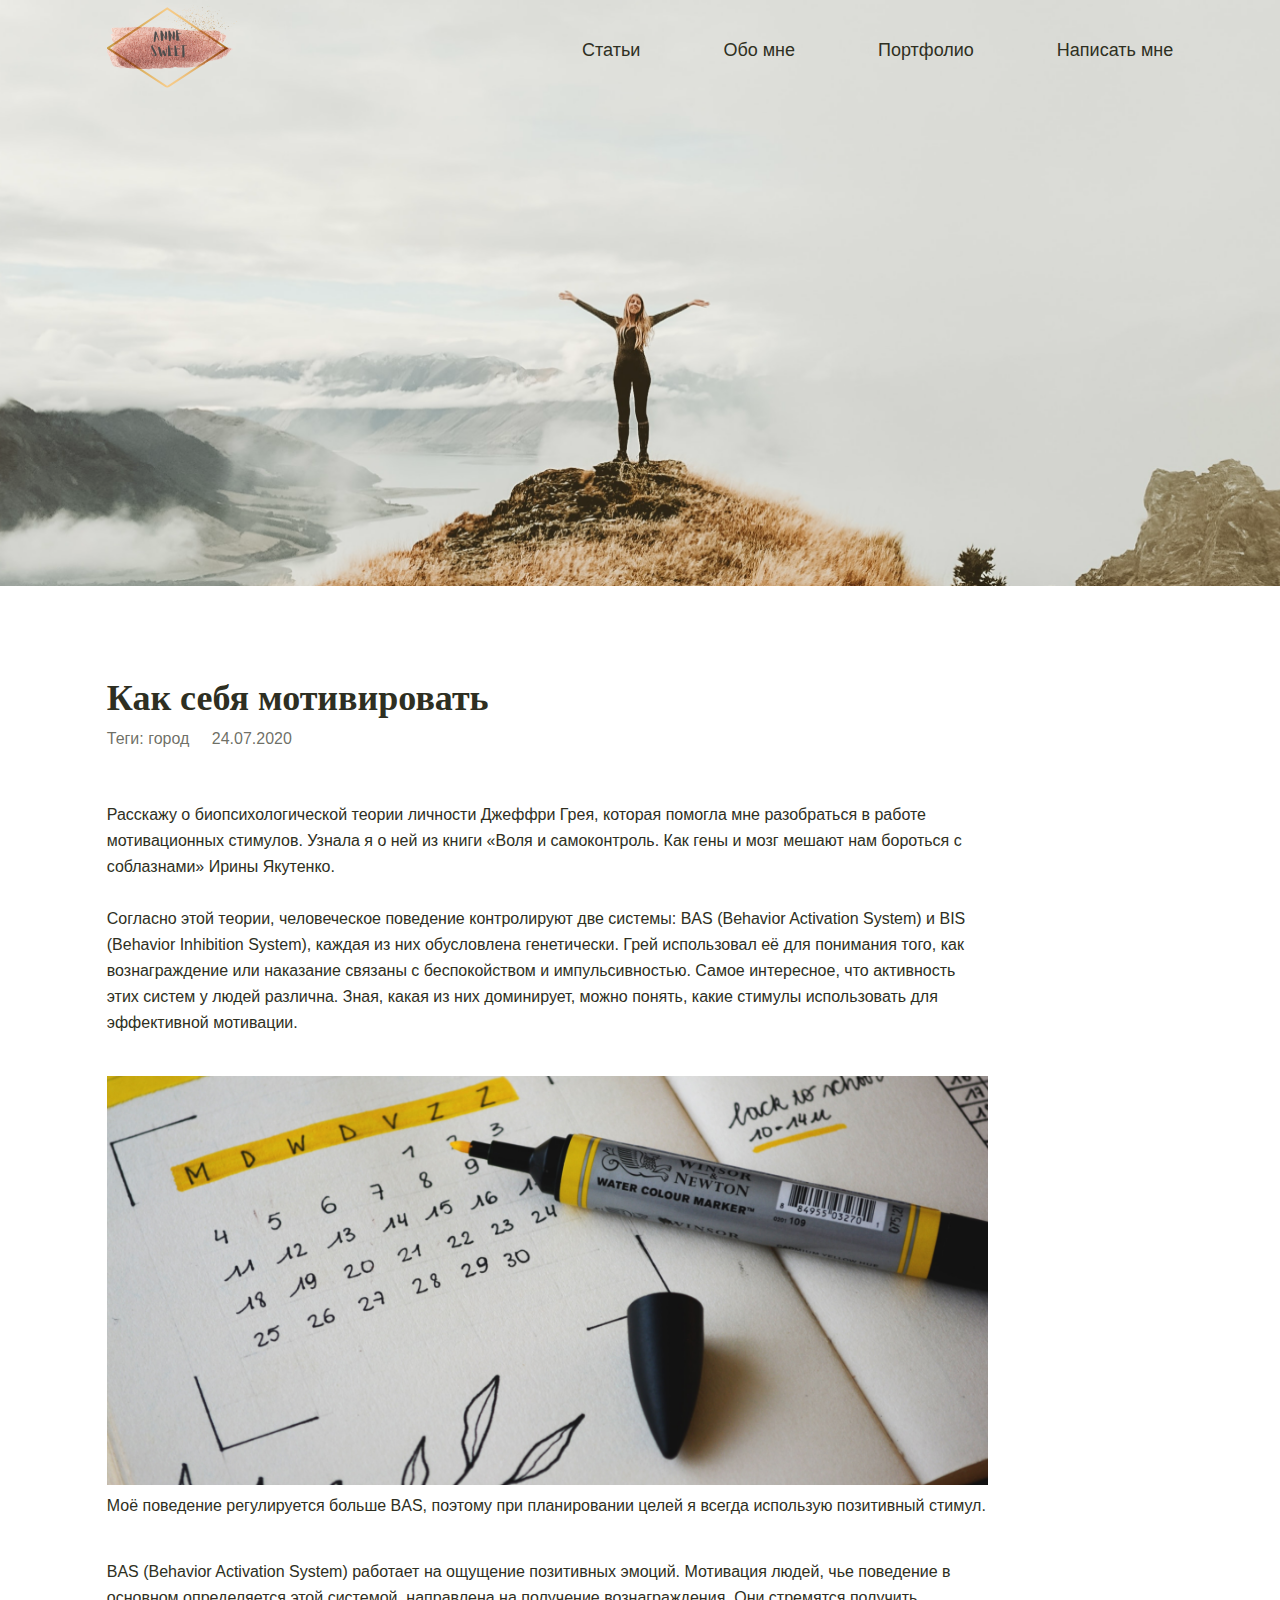
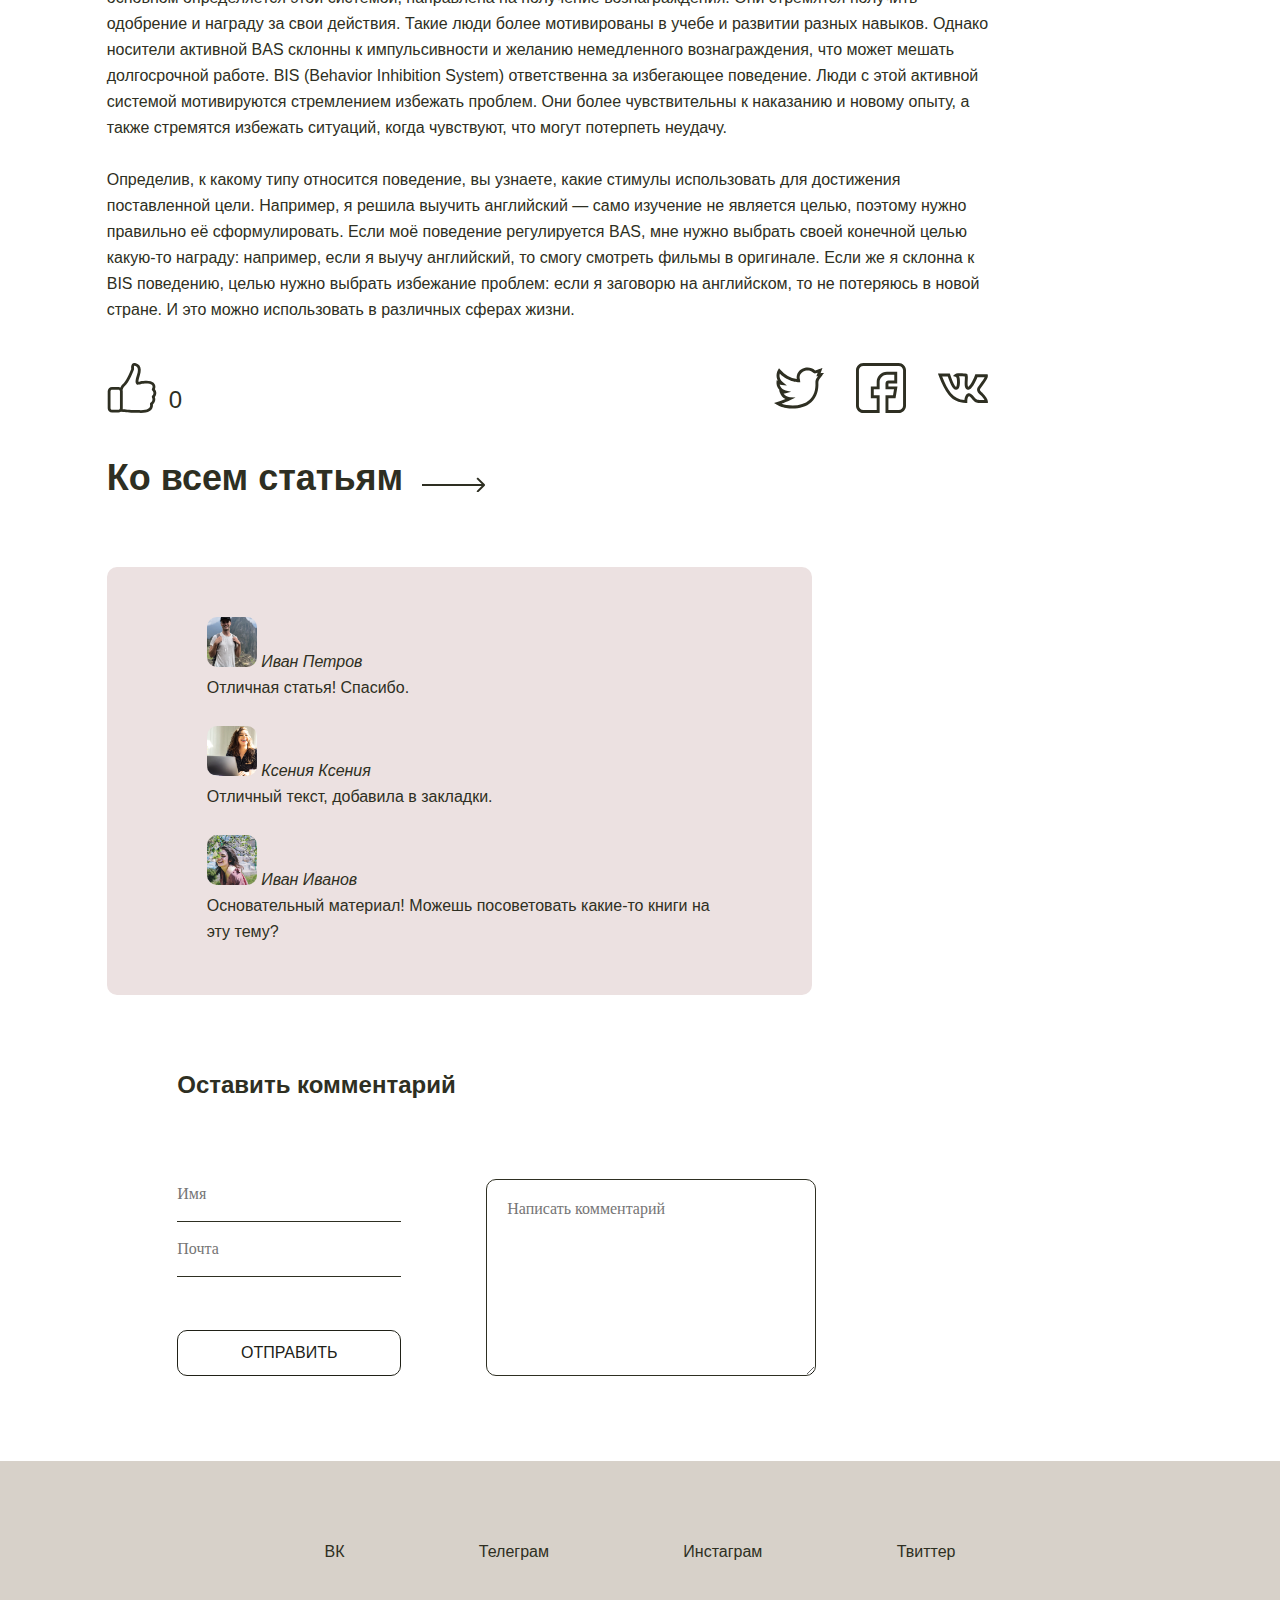
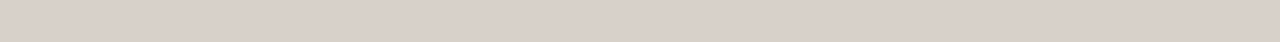
<file: second-page.html>
<!DOCTYPE html>
<html lang="en">
  <head>
    <meta charset="UTF-8" />
    <meta name="viewport" content="width=device-width, initial-scale=1.0" />
    <title>Как себ мотивировать</title>
    <link rel="stylesheet" href="style.css" />
  </head>
  <body>
    <header class="second-header">
      <nav>
        <div class="header-logo">
          <a href="index.html#"><img src="img/logo.svg" alt="" /></a>
        </div>
        <ul class="header-nav">
          <li><a href="index.html#articles">Статьи</a></li>
          <li><a href="index.html#about">Обо мне</a></li>
          <li><a href="index.html#portfolio">Портфолио</a></li>
          <li><a href="index.html#writeme">Написать мне</a></li>
        </ul>
      </nav>
    </header>
    <main class="second-main">
      <article>
        <h1>Как себя мотивировать</h1>
        <div class="article-tag">
          <span
            >Теги:
            <a href="#">город</a>
          </span>
          <time datetime="2020-07-24"> 24.07.2020</time>
        </div>
        <p>
          Расскажу о биопсихологической теории личности Джеффри Грея, которая
          помогла мне разобраться в работе мотивационных стимулов. Узнала я о
          ней из книги «Воля и самоконтроль. Как гены и мозг мешают нам бороться
          с соблазнами» Ирины Якутенко.
        </p>
        <br />
        <p>
          Согласно этой теории, человеческое поведение контролируют две системы:
          BAS (Behavior Activation System) и BIS (Behavior Inhibition System),
          каждая из них обусловлена генетически. Грей использовал её для
          понимания того, как вознаграждение или наказание связаны с
          беспокойством и импульсивностью. Самое интересное, что активность этих
          систем у людей различна. Зная, какая из них доминирует, можно понять,
          какие стимулы использовать для эффективной мотивации.
        </p>

        <figure>
          <img src="./img/marker.png" alt="" srcset="" />
          <figcaption>
            Моё поведение регулируется больше BAS, поэтому при планировании
            целей я всегда использую позитивный стимул.
          </figcaption>
        </figure>
        <p>
          BAS (Behavior Activation System) работает на ощущение позитивных
          эмоций. Мотивация людей, чье поведение в основном определяется этой
          системой, направлена на получение вознаграждения. Они стремятся
          получить одобрение и награду за свои действия. Такие люди более
          мотивированы в учебе и развитии разных навыков. Однако носители
          активной BAS склонны к импульсивности и желанию немедленного
          вознаграждения, что может мешать долгосрочной работе. BIS (Behavior
          Inhibition System) ответственна за избегающее поведение. Люди с этой
          активной системой мотивируются стремлением избежать проблем. Они более
          чувствительны к наказанию и новому опыту, а также стремятся избежать
          ситуаций, когда чувствуют, что могут потерпеть неудачу.
        </p>
        <br />
        <p>
          Определив, к какому типу относится поведение, вы узнаете, какие
          стимулы использовать для достижения поставленной цели. Например, я
          решила выучить английский — само изучение не является целью, поэтому
          нужно правильно её сформулировать. Если моё поведение регулируется
          BAS, мне нужно выбрать своей конечной целью какую-то награду:
          например, если я выучу английский, то смогу смотреть фильмы в
          оригинале. Если же я склонна к BIS поведению, целью нужно выбрать
          избежание проблем: если я заговорю на английском, то не потеряюсь в
          новой стране. И это можно использовать в различных сферах жизни.
        </p>
        <div class="social-media">
          <span class="like"></span>
          <span class="like-count">0</span>

          <a href="#" class="twitter"></a>
          <a href="#" class="facebook"></a>
          <a href="#" class="vkontakte"></a>
        </div>

        <a class="back-allarticles" href="index.html#articles"
          >Ко всем статьям</a
        >
        <section class="comment-block">
          <section class="comment-list">
            <ul class="comment-all">
              <li class="comment">
                <blockquote>
                  <img src="img/comment1.png" alt="" />
                  <cite>Иван Петров</cite>
                  <p>Отличная статья! Спасибо.</p>
                </blockquote>
              </li>
              <li class="comment">
                <blockquote>
                  <img src="img/comment2.png" alt="" />
                  <cite>Ксения Ксения</cite>
                  <p>Отличный текст, добавила в закладки.</p>
                </blockquote>
              </li>
              <li class="comment">
                <blockquote>
                  <img src="img/comment3.png" alt="" />
                  <cite>Иван Иванов</cite>
                  <p>
                    Основательный материал! Можешь посоветовать какие-то книги
                    на эту тему?
                  </p>
                </blockquote>
              </li>
            </ul>
          </section>
          <section class="comment-send">
            <h2>Оставить комментарий</h2>
            <form class="comment-form">
              <div class="comment-message">
                <label for="msg"></label>
                <textarea
                  class="comment-field"
                  id="msg"
                  placeholder="Написать комментарий"
                ></textarea>
              </div>
              <div class="comment-contact">
                <label for="name"></label>
                <input type="text" id="name" placeholder="Имя" />

                <label for="email"></label>
                <input type="email" id="email" placeholder="Почта" />

                <button class="submit-button" type="submit">Отправить</button>
              </div>
            </form>
          </section>
        </section>
      </article>
    </main>
    <footer>
      <nav>
        <ul class="footer-nav">
          <li><a href="#">ВК</a></li>
          <li><a href="#">Телеграм</a></li>
          <li><a href="#">Инстаграм</a></li>
          <li><a href="#">Твиттер</a></li>
        </ul>
      </nav>
    </footer>
    <script src="script.js"></script>
  </body>
</html>
</file>
<file: style.css>
* {
  margin: 0;
  padding: 0;
  border: 0;
}
html,
body {
  height: 100%;
  font-family: "Open Sans", sans-serif;
  font-style: normal;
  font-weight: normal;
  font-size: 16px;
  line-height: 26px;
  /* or 162% */

  color: #2e2f22;
}
body {
  max-width: 1440px;
  margin-left: auto;
  margin-right: auto;
  background-color: #ffffff;
}
header {
  height: 581px;

  background-repeat: no-repeat;
  background-position: center;
  background-size: cover;
  padding-top: 5px;
}
header.first-header {
  background-image: url(img/girl.jpg);
}
header.second-header {
  background-image: url(img/hello-girl.png);
}
nav,
main {
  display: flex;
  margin: 0 8.34%;
  /* justify-content: center; */
}
nav {
  align-items: center;
}
.header-logo {
  flex-grow: 1;
  width: 100%;
}
ul > li {
  list-style-type: none;
}

ul.header-nav {
  display: flex;
  /* flex-wrap: wrap; */
  padding: 0;
}
ul.header-nav li {
  margin-right: 83px;
  white-space: nowrap;
}
ul.header-nav li:last-child {
  margin-right: 0;
}
ul.header-nav a {
  font-family: "Open Sans", sans-serif;
  font-size: 18px;
  line-height: 25px;
  text-decoration: none;
  color: #2e2f22;
}
ul.header-nav a:hover,
.footer-nav a:hover {
  text-shadow: 0px 4px 4px rgba(0, 0, 0, 0.25);
}

header,
main > article > section {
  margin-bottom: 85px;
}

.header {
  display: flex;
  justify-content: space-between;
  flex-wrap: wrap;
  margin-bottom: 49px;
}

h1 {
  font-family: "Spectral SC", serif;
  font-weight: 700;
  font-size: 36px;
  line-height: 55px;
  white-space: nowrap;
}
.combobox {
  align-self: center;
}
.select-tag {
  width: 203px;
  height: 46px;
  border-radius: 10px;
  background: url(img/Polygon\ 1.svg) 90% / 9% no-repeat #d7d1c9;
  padding: 12px 0px 12px 20px;
  font-size: 16px;
  line-height: 22px;
  color: #2e2f22;
  appearance: none;
}
.preview-articles {
  display: flex;
  flex-wrap: wrap;
  justify-content: space-between;
}
.preview-articles .card {
  /*  max-height: 80px; */
  display: flex;
  flex-direction: column;
  flex: 1 1 30%;
  /* width: 30%; */
}
.card:hover {
  transform: translateY(-0.5%);
  box-shadow: 0 4rem 8rem rgba(229, 229, 229, 0.2);
}

.card:nth-child(2) {
  margin: 0 20px 0 20px;
}
.card:last-child {
  margin-left: 20px;
}
.card-small {
  margin-bottom: 62px;
}
.card-small > .card-img {
  /* width: 387px;*/

  height: 268px;
  width: 100%;
  object-fit: cover;
  margin-bottom: 27px;
  border-radius: 10px;
}
.card-big {
  position: relative;
}

.card-big > .card-img {
  /* width: 387px;*/

  height: 552px;
  width: 100%;
  object-fit: cover;
  border-radius: 10px;
}

.card-big > .card-content {
  position: absolute;
  left: 82px;

  top: 359px;
  bottom: 61px;
  margin-right: 80px;
}

.card-content > h2 {
  font-family: "SpectralSC-Bold";
  font-style: normal;
  font-weight: bold;
  font-size: 18px;
  line-height: 27px;
  color: #2e2f22;
  margin-bottom: 8px;
}
.card-big p,
.card-big h2,
.card-big .card-tag,
.card-big .card-tag a {
  color: white;
}
.card-text {
  margin-bottom: 12px;
}
.card-tag {
  display: flex;
  justify-content: space-between;
}
.card-tag > time {
  align-self: flex-end;
}
.card-tag,
a,
a:visited,
.article-tag {
  color: rgba(46, 47, 34, 0.7);
  text-decoration: none;
}

.button {
  display: block;
  width: 224px;
  height: 46px;
  border: 1px solid #202117;
  color: #202117;
  box-sizing: border-box;
  border-radius: 10px;
  text-transform: uppercase;
  text-align: center;
  line-height: 22px;
  padding-top: 12px;
  margin: 0 auto;
  margin-top: 104px;
}

.button:hover {
  background-color: rgb(215, 209, 201, 0.3);
}
#about h1,
#portfolio h1,
#writeme h1 {
  text-align: center;
  margin-bottom: 49px;
}
.about > article {
  display: flex;
  flex-direction: column;
}
.about-content {
  display: flex;
  /* flex-wrap: wrap; */
  justify-content: space-between;
}
.left {
  margin-right: 20px;
}

.left img {
  height: 693px;
  object-fit: cover;
}
.right {
  align-self: center;
}

.right p {
  padding-left: 20px;
  margin-bottom: 98px;
}
.right p > a {
  text-decoration-line: underline;
  color: #2e2f22;
}
.right blockquote {
  font-family: Open Sans;
  font-style: italic;
  font-weight: normal;
  font-size: 30px;
  line-height: 40px;
  padding-left: 20px;
  border-left: 3px solid #d7d1c9;
}
.cards-portfolio {
  display: flex;
  justify-content: space-between;
}
.cards-portfolio > .preview {
  height: 525px;
  width: 100%;
}
.cards-portfolio > img {
  filter: blur(20px);
  object-fit: cover;
}
.cards-portfolio > .preview:nth-child(1) {
  background: url(img/htmlacademy.png) no-repeat;
}
.cards-portfolio > .preview:nth-child(2) {
  background: url(img/kiss.png) no-repeat;
  margin-left: 20px;
  margin-right: 20px;
  color: white;
}
.cards-portfolio > .preview:nth-child(3) {
  background: url(img/pen.png) no-repeat;
}
.content-preview {
  margin-top: 140px;
  text-align: center;
}
.preview:nth-child(1) .content-preview {
  margin-left: 51px;
  margin-right: 51px;
}
.preview:nth-child(2) .content-preview {
  margin-left: 25px;
  margin-right: 25px;
}
.preview:nth-child(3) .content-preview {
  margin-left: 18px;
  margin-right: 18px;
}
.content-preview h2 {
  font-family: Spectral SC;
  font-style: normal;
  font-weight: bold;
  font-size: 20px;
  line-height: 30px;
  padding-bottom: 44px;
}
.content-preview h3 {
  font-family: Spectral SC;
  font-style: normal;
  font-weight: bold;
  font-size: 18px;
  line-height: 28px;
  padding-bottom: 17px;
}
.content-preview p {
  font-family: Open Sans;
  font-style: normal;
  font-weight: normal;
  font-size: 16px;
  line-height: 26px;
}

.submit-button {
  width: 224px;
  height: 46px;
  text-transform: uppercase;
  border: 1px solid #202117;
  color: #202117;
  box-sizing: border-box;
  border-radius: 10px;
  background: transparent;
  font-size: 16px;
  line-height: 22px;
  align-self: center;
  margin-top: 20px;
  margin-bottom: 62px;
}
label {
  font-family: Spectral SC;
  font-style: normal;
  font-weight: bold;
  font-size: 18px;
  line-height: 28px;
  color: #2e2f22;
  margin-bottom: 12px;
}
#writeme {
  display: flex;
}
#writeme > article {
  margin: 0 auto;
}
.form-writeme {
  display: flex;
  flex-direction: column;
  /* margin: 0 7.04%; */
  /* display: flex;
  flex-wrap: wrap; */
  background: url(img/flower-back.png) no-repeat center;
  object-fit: cover;
  border-radius: 10px;
  width: 996px;
}
.form-content {
  display: flex;
  flex-wrap: wrap;
  justify-content: space-between;
  /* flex-direction: column; */
  padding: 52px 81px 0 81px;
}
.form-content li {
  flex-basis: 40%;
  /* flex-grow: 1; */
  display: flex;
  flex-direction: column;
}
.form-content li:nth-child(1),
.form-content li:nth-child(2) {
  flex-grow: 1;
  /* margin-right: 20px; */
}
/* .form-contact {
  display: flex;
  flex-wrap: nowrap;
  justify-content: space-between;
} */
.form-content li:nth-child(1) {
  margin-right: 10px;
  margin-bottom: 10px;
}
.form-content li:nth-child(2) {
  margin-left: 10px;
  margin-bottom: 10px;
}
.form-content li:nth-child(3) {
  flex-grow: 1;
  margin-top: 10px;
}
.form-content input,
.form-content textarea {
  background: rgba(255, 255, 255, 0.4);
  border: 1px solid #000000;
  box-sizing: border-box;
  border-radius: 10px;
  font-family: Open Sans;
  font-style: normal;
  font-weight: normal;
  font-size: 16px;
  line-height: 22px;

  color: #202117;
  opacity: 0.7;
  padding-left: 20px;
  padding-top: 20px;
  padding-bottom: 20px;
}
.form-content textarea {
  height: 293px;
  padding-bottom: 0;
}
input:invalid,
textarea:invalid {
  color: red;
}
footer {
  height: 181px;
  background: #d7d1c9;
}
footer > nav {
  margin: 0 auto;
  width: 631px;
  height: 100%;
}
.footer-nav {
  display: flex;
  padding: 0;
  justify-content: space-between;
  align-items: center;
  flex-wrap: wrap;
  width: 100%;
}
.footer-nav a {
  color: #2e2f22;
}
main.second-main {
  margin-right: 22.8%;
}
.article-tag {
  margin-bottom: 50px;
}
.article-tag > span {
  padding-right: 18px;
}
.second-main figure,
.social-media {
  margin: 40px 0;
}
figure img {
  object-fit: cover;
  width: 100%;
}
.social-media {
  display: flex;
  flex-wrap: wrap;
}

.like {
  background: url(img/like\ 1.svg) no-repeat center;
  width: 50px;
  height: 50px;
  margin-right: 12px;
}
.like-count {
  font-size: 24px;

  color: #2e2f22;
  align-self: flex-end;
  flex-grow: 1;
}
.twitter {
  background: url(img/twitter.svg) no-repeat center;
  width: 50px;
  height: 50px;
  align-self: flex-end;
}
.facebook {
  background: url(img/facebook.svg) no-repeat center;
  width: 50px;
  height: 50px;
  padding: 0 32px;
}
.vkontakte {
  background: url(img/vk.svg) no-repeat center;
  width: 50px;
  height: 50px;
}
.back-allarticles {
  font-weight: bold;
  font-size: 36px;
  line-height: 49px;
}
.back-allarticles {
  color: #2e2f22;
  position: relative;
}
.back-allarticles::after {
  content: "";
  position: absolute;
  top: 20px;
  right: -82px;
  width: 63px;
  height: 15px;
  background: url(img/Arrow.svg) no-repeat;
}
.comment-block {
  margin-right: 20%;
  margin-top: 65px;
}
.comment-list {
  background: #ece1e1;
  border-radius: 10px;
}
.comment-list ul {
  padding: 37.5px 80px 37.5px 100px;
}

.comment-list li {
  padding: 12.5px 0;
}
.comment img {
  width: 50px;
  height: 50px;
  object-fit: cover;
  border-radius: 10px;
}
.comment-send h2 {
  margin-left: 10%;
  margin-top: 77px;
  margin-bottom: 69px;
}
.comment-form {
  display: flex;
  margin-left: 10%;
}
.comment-message {
  display: flex;
  flex-direction: column;
  order: 2;
}
.comment-message > textarea {
  flex: 1;
  min-width: 18em;
  border: 1px solid #2e2f22;
  border-radius: 10px;
  padding: 18px 20px;
}
.comment-contact {
  flex: 1;
  order: 1;
  margin-right: 85px;
}
.comment-contact input {
  width: 100%;
  border-bottom: 1px solid #2e2f22;
  padding: 1em 0;
}
.comment-contact > .submit-button {
  margin-top: 53px;
  margin-bottom: 0;
}
.comment-send textarea,
.comment-send input {
  font-family: Open Sans;
  font-style: normal;
  font-weight: normal;
  font-size: 16px;
  line-height: 22px;
  /* identical to box height */
}
.submit-button:disabled {
  opacity: 0.3;
}
</file>
